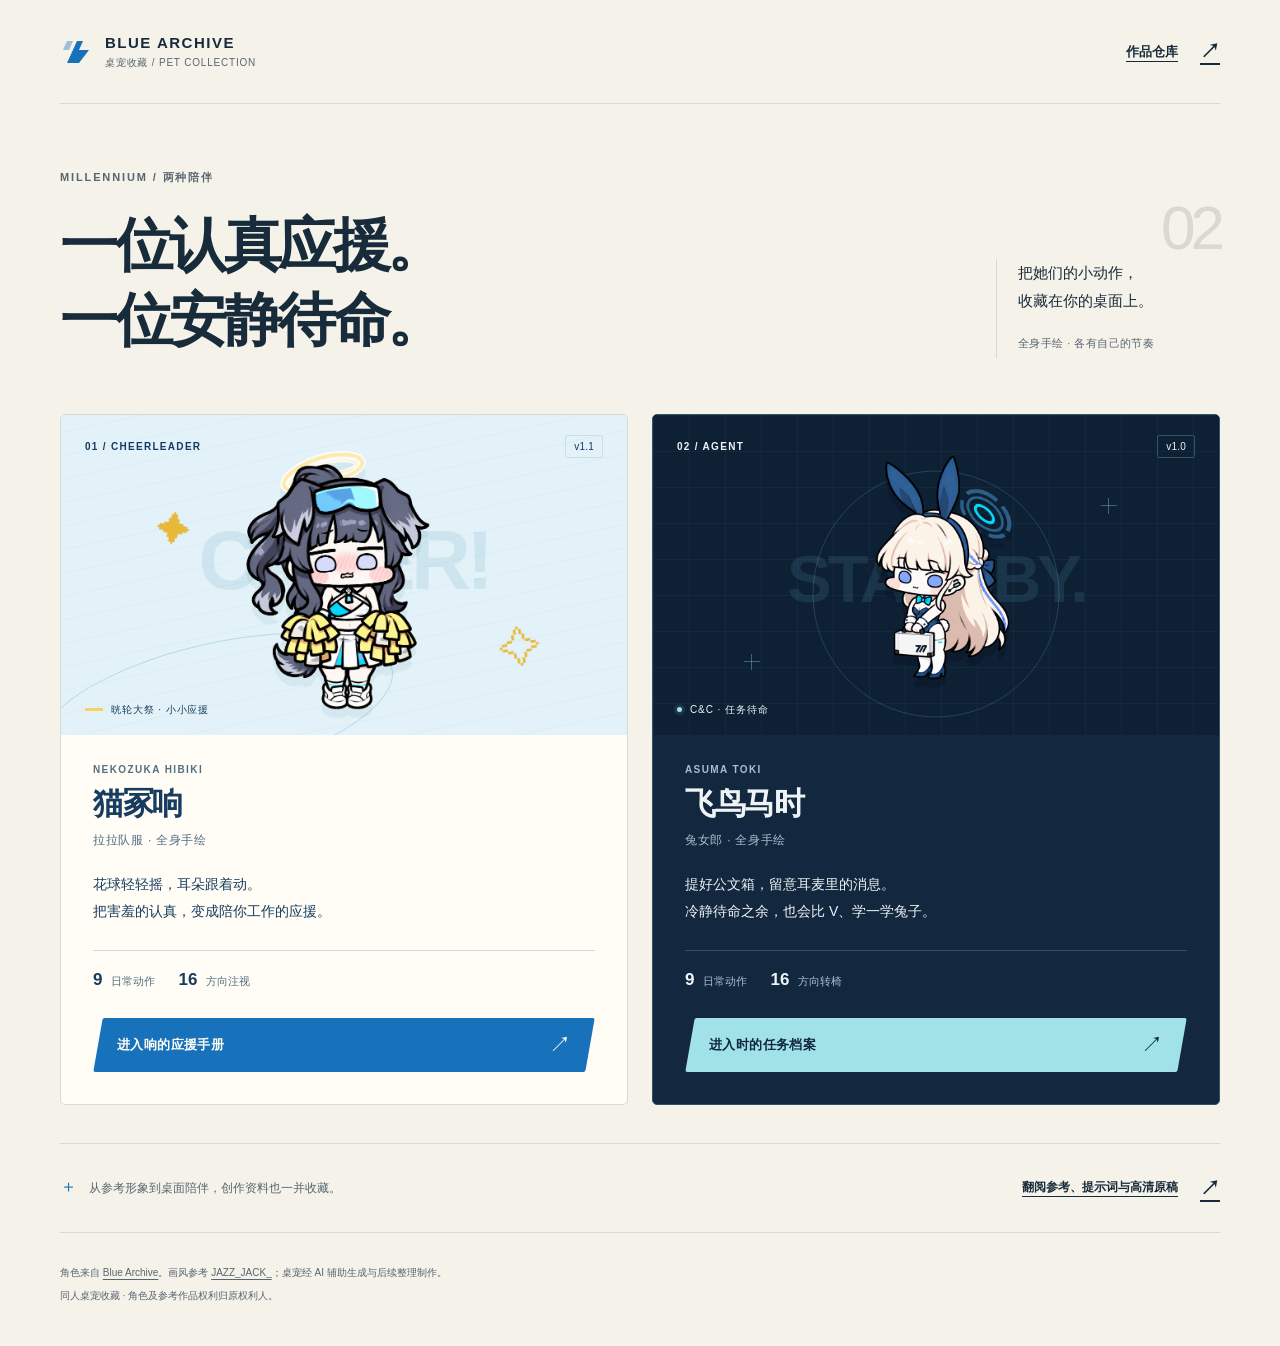
<file: site/index.html>
<!doctype html>
<html lang="zh-CN">
  <head>
    <meta charset="utf-8">
    <meta name="viewport" content="width=device-width, initial-scale=1">
    <meta name="color-scheme" content="light dark">
    <meta name="description" content="猫冢响的拉拉队应援，飞鸟马时的兔女郎待命。收藏两只全身手绘桌宠，体验各自的动作，找到对应的下载与创作资料。">
    <title>响与时 · Blue Archive 桌宠收藏</title>
    <link rel="stylesheet" href="collection.css?v=3">

    <link rel="icon" type="image/x-icon" sizes="16x16 32x32 48x48" href="favicon.ico?v=2">
    <link rel="icon" type="image/png" sizes="32x32" href="assets/icons/collection-32.png?v=2">
    <link rel="apple-touch-icon" type="image/png" sizes="180x180" href="assets/icons/collection-180.png?v=2">
    <link rel="stylesheet" href="page-effects.css?v=3">
    <script type="module" src="page-effects.js?v=4"></script></head>
  <body class="collection-page">
    <a class="collection-skip" href="#collection">跳到桌宠收藏</a>
    <div class="collection-shell">
      <header class="collection-header">
        <a class="collection-brand" href="index.html" aria-label="Blue Archive 桌宠收藏首页">
          <svg class="collection-brand-mark" viewBox="0 0 36 36" aria-hidden="true"><path d="M7 29 17 7h6l-4 9h10L19 29H7Z" fill="currentColor"/><path d="M7 7h6l-4 9H3L7 7Z" fill="currentColor" opacity=".4"/></svg>
          <span><strong>BLUE ARCHIVE</strong><span>桌宠收藏 / PET COLLECTION</span></span>
        </a>
        <a class="collection-repo-link" href="https://github.com/MIBXR/blue-archive-pets">作品仓库 <span aria-hidden="true">↗</span></a>
      </header>

      <main>
        <section class="collection-intro" aria-labelledby="collection-title">
          <div>
            <p class="collection-eyebrow">MILLENNIUM / 两种陪伴</p>
            <h1 id="collection-title">一位认真应援。<br>一位安静待命。</h1>
          </div>
          <div class="collection-intro-note">
            <span class="collection-count" aria-hidden="true">02</span>
            <p>把她们的小动作，<br>收藏在你的桌面上。</p>
            <span class="collection-intro-caption">全身手绘 · 各有自己的节奏</span>
          </div>
        </section>

        <section id="collection" class="collection-grid" aria-label="两只桌宠">
          <article class="collection-card collection-card-hibiki" aria-labelledby="hibiki-title">
            <div class="collection-art collection-art-hibiki">
              <div class="collection-card-top"><span>01 / CHEERLEADER</span><span class="collection-version">v1.1</span></div>
              <span class="collection-art-word" aria-hidden="true">CHEER!</span>
              <span class="collection-star collection-star-one" aria-hidden="true">✦</span>
              <span class="collection-star collection-star-two" aria-hidden="true">✧</span>
              <img class="collection-character collection-character-hibiki" src="assets/hibiki-main.png" alt="猫冢响拉拉队服手绘桌宠，戴着护目镜，手持黄白花球" width="720" height="720" fetchpriority="high">
              <div class="collection-art-label"><span class="collection-label-line" aria-hidden="true"></span>晄轮大祭 · 小小应援</div>
            </div>
            <div class="collection-card-content">
              <p class="collection-pet-name">NEKOZUKA HIBIKI</p>
              <h2 id="hibiki-title">猫冢响</h2>
              <p class="collection-outfit">拉拉队服 · 全身手绘</p>
              <p class="collection-card-description">花球轻轻摇，耳朵跟着动。<br>把害羞的认真，变成陪你工作的应援。</p>
              <ul class="collection-details" aria-label="响的动作内容"><li><strong>9</strong> 日常动作</li><li><strong>16</strong> 方向注视</li></ul>
              <a class="collection-cta" href="hibiki.html"><span>进入响的应援手册</span><span aria-hidden="true">↗</span></a>
            </div>
          </article>

          <article class="collection-card collection-card-toki" aria-labelledby="toki-title">
            <div class="collection-art collection-art-toki">
              <div class="collection-card-top"><span>02 / AGENT</span><span class="collection-version">v1.0</span></div>
              <span class="collection-art-word" aria-hidden="true">STANDBY.</span>
              <span class="collection-crosshair collection-crosshair-one" aria-hidden="true"></span>
              <span class="collection-crosshair collection-crosshair-two" aria-hidden="true"></span>
              <img class="collection-character collection-character-toki" src="assets/toki-main.png" alt="飞鸟马时兔女郎手绘桌宠，戴着耳麦，安静提着公文箱" width="720" height="720">
              <div class="collection-art-label"><span class="collection-status-light" aria-hidden="true"></span>C&amp;C · 任务待命</div>
            </div>
            <div class="collection-card-content">
              <p class="collection-pet-name">ASUMA TOKI</p>
              <h2 id="toki-title">飞鸟马时</h2>
              <p class="collection-outfit">兔女郎 · 全身手绘</p>
              <p class="collection-card-description">提好公文箱，留意耳麦里的消息。<br>冷静待命之余，也会比 V、学一学兔子。</p>
              <ul class="collection-details" aria-label="时的动作内容"><li><strong>9</strong> 日常动作</li><li><strong>16</strong> 方向转椅</li></ul>
              <a class="collection-cta" href="toki.html"><span>进入时的任务档案</span><span aria-hidden="true">↗</span></a>
            </div>
          </article>
        </section>

        <aside class="collection-archive" aria-label="创作资料">
          <p><span aria-hidden="true">＋</span> 从参考形象到桌面陪伴，创作资料也一并收藏。</p>
          <a href="https://github.com/MIBXR/blue-archive-pets/tree/main/pets">翻阅参考、提示词与高清原稿 <span aria-hidden="true">↗</span></a>
        </aside>
      </main>

      <footer class="collection-footer">
        <p>角色来自 <a href="https://bluearchive.jp/">Blue Archive</a>。画风参考 <a href="https://x.com/JAZZ_JACK_">JAZZ_JACK_</a>；桌宠经 AI 辅助生成与后续整理制作。</p>
        <p>同人桌宠收藏 · 角色及参考作品权利归原权利人。</p>
      </footer>
    </div>
  </body>
</html>
</file>
<file: site/collection.css>
:root {
  color-scheme: light dark;
  --collection-paper: #f5f2e9;
  --collection-ink: #172b3b;
  --collection-muted: #586672;
  --collection-line: #d8d9d1;
  --collection-blue: #1872bb;
  --collection-yellow: #f4d264;
  --collection-toki: #13283e;
  --collection-cyan: #a1e1e8;
}

* { box-sizing: border-box; }
html { scroll-behavior: smooth; }
body { margin: 0; }
body.collection-page {
  background: var(--collection-paper);
  color: var(--collection-ink);
  font-family: -apple-system, BlinkMacSystemFont, "Segoe UI", "Noto Sans CJK SC", "Microsoft YaHei", sans-serif;
  -webkit-font-smoothing: antialiased;
}
a { color: inherit; }
button, a { -webkit-tap-highlight-color: transparent; }
a:focus-visible { outline: 3px solid var(--collection-blue); outline-offset: 5px; }
img { display: block; max-width: 100%; }
.collection-shell { width: min(1160px, calc(100% - 80px)); margin: 0 auto; }
.collection-skip {
  position: fixed;
  z-index: 20;
  top: 12px;
  left: 16px;
  padding: 16px 20px;
  background: var(--collection-ink);
  color: var(--collection-paper);
  transform: translateY(-160%);
  text-decoration: none;
}
.collection-skip:focus { transform: none; }
.collection-header {
  display: flex;
  justify-content: space-between;
  align-items: center;
  gap: 24px;
  min-height: 104px;
  border-bottom: 1px solid var(--collection-line);
}
.collection-brand { display: flex; align-items: center; gap: 9px; text-decoration: none; }
.collection-brand-mark { width: 36px; height: 36px; color: var(--collection-blue); flex-shrink: 0; }
.collection-brand strong { display: block; font-size: 15px; font-weight: 800; letter-spacing: .1em; line-height: 1.5; }
.collection-brand > span > span { display: block; font-size: 10px; letter-spacing: .08em; color: var(--collection-muted); line-height: 1.7; }
.collection-repo-link { display: inline-flex; gap: 22px; align-items: center; min-height: 48px; font-size: 13px; font-weight: 600; text-underline-offset: 5px; }
.collection-repo-link span { font-size: 20px; }
.collection-intro { display: flex; align-items: flex-end; justify-content: space-between; gap: 40px; padding: 66px 0 56px; }
.collection-eyebrow { margin: 0 0 23px; font-size: 11px; font-weight: 700; letter-spacing: .17em; color: var(--collection-muted); }
.collection-intro h1 { margin: 0; font-size: clamp(36px, 4.5vw, 62px); line-height: 1.3; font-weight: 800; letter-spacing: -.06em; }
.collection-intro-note { position: relative; padding: 0 0 7px 21px; border-left: 1px solid var(--collection-line); min-width: 224px; }
.collection-count { position: absolute; right: 0; top: -62px; font-size: 62px; font-weight: 300; line-height: 1; color: var(--collection-line); letter-spacing: -.08em; }
.collection-intro-note p { margin: 0 0 18px; font-size: 15px; line-height: 1.85; }
.collection-intro-caption { color: var(--collection-muted); font-size: 11px; letter-spacing: .04em; }
.collection-grid { display: grid; grid-template-columns: repeat(2, minmax(0, 1fr)); gap: 24px; scroll-margin-top: 24px; }
.collection-card { overflow: hidden; border: 1px solid #d8d9d1; border-radius: 5px; min-width: 0; }
.collection-card-hibiki { --card-ink: #173c60; --card-muted: #547083; --card-line: #cddde4; --cta-background: #1872bb; --cta-text: #fffef6; background: #fffdf5; color: var(--card-ink); }
.collection-card-toki { --card-ink: #eef4f6; --card-muted: #a9bfce; --card-line: #355368; --cta-background: #a1e1e8; --cta-text: #11273e; background: #13283e; color: var(--card-ink); border-color: #365064; }
.collection-art { position: relative; height: 320px; overflow: hidden; isolation: isolate; }
.collection-art-hibiki { background: #e3f2f8; }
.collection-art-hibiki::before { content: ""; position: absolute; inset: 0; background: repeating-linear-gradient(-12deg, transparent, transparent 22px, #bfdce633 22px, #bfdce633 23px); z-index: -1; }
.collection-art-hibiki::after { content: ""; position: absolute; width: 360px; height: 130px; bottom: -40px; left: -26px; border: 1px solid #76b5d666; border-radius: 50%; transform: rotate(-13deg); z-index: -1; }
.collection-art-toki { background-color: #0e2034; background-image: linear-gradient(#8ab7cb0d 1px, transparent 1px), linear-gradient(90deg, #8ab7cb0d 1px, transparent 1px); background-size: 36px 36px; }
.collection-art-toki::after { content: ""; position: absolute; width: 245px; height: 245px; border: 1px solid #93d5e02e; border-radius: 50%; left: 50%; top: 56%; transform: translate(-50%, -50%); z-index: -1; }
.collection-card-top { position: absolute; top: 20px; left: 24px; right: 24px; z-index: 2; display: flex; align-items: center; justify-content: space-between; gap: 12px; font-size: 10px; font-weight: 700; letter-spacing: .13em; }
.collection-version { border: 1px solid var(--card-line); padding: 5px 8px; border-radius: 2px; font-size: 10px; font-weight: 500; letter-spacing: .02em; }
.collection-art-word { position: absolute; left: 22px; right: 22px; top: 104px; text-align: center; font-size: clamp(48px, 6.5vw, 83px); font-weight: 900; line-height: 1; letter-spacing: -.055em; color: #7fb5cf38; z-index: -1; }
.collection-art-toki .collection-art-word { top: 130px; font-size: clamp(40px, 5.3vw, 67px); letter-spacing: -.06em; color: #62a7bc27; }
.collection-character { position: absolute; width: 76%; height: 84%; left: 12%; bottom: 20px; object-fit: contain; }
.collection-character-hibiki { filter: drop-shadow(0 9px 0 #588da918); }
.collection-character-toki { filter: drop-shadow(0 9px 0 #050c194d); }
.collection-art-label { position: absolute; bottom: 18px; left: 24px; right: 24px; display: flex; align-items: center; gap: 8px; font-size: 10px; letter-spacing: .09em; z-index: 2; }
.collection-label-line { width: 18px; height: 3px; background: var(--collection-yellow); }
.collection-status-light { width: 5px; height: 5px; border-radius: 50%; background: var(--collection-cyan); box-shadow: 0 0 0 3px #a1e1e81c; }
.collection-star { position: absolute; color: #e7b83a; z-index: 1; line-height: 1; }
.collection-star-one { left: 17%; top: 98px; font-size: 34px; transform: rotate(8deg); }
.collection-star-two { right: 15%; bottom: 65px; font-size: 42px; transform: rotate(-9deg); }
.collection-crosshair { position: absolute; width: 16px; height: 16px; }
.collection-crosshair::before, .collection-crosshair::after { content: ""; position: absolute; background: #71abbc80; }
.collection-crosshair::before { width: 16px; height: 1px; top: 7px; left: 0; }
.collection-crosshair::after { height: 16px; width: 1px; top: 0; left: 7px; }
.collection-crosshair-one { top: 83px; right: 18%; }
.collection-crosshair-two { bottom: 65px; left: 16%; }
.collection-card-content { padding: 29px 32px 32px; }
.collection-pet-name { margin: 0 0 9px; color: var(--card-muted); font-size: 10px; letter-spacing: .14em; font-weight: 700; }
.collection-card-content h2 { margin: 0; font-size: 31px; line-height: 1.3; letter-spacing: -.045em; font-weight: 800; }
.collection-outfit { margin: 8px 0 22px; font-size: 12px; color: var(--card-muted); letter-spacing: .06em; }
.collection-card-description { font-size: 14px; margin: 0; line-height: 1.95; }
.collection-details { display: flex; gap: 24px; list-style: none; margin: 24px 0 28px; padding: 19px 0 0; border-top: 1px solid var(--card-line); }
.collection-details li { font-size: 11px; color: var(--card-muted); }
.collection-details strong { margin-right: 5px; font-size: 17px; font-weight: 700; color: var(--card-ink); }
.collection-cta { position: relative; isolation: isolate; display: flex; align-items: center; justify-content: space-between; gap: 16px; width: 100%; min-height: 54px; padding: 13px 24px; color: var(--cta-text); text-decoration: none; font-size: 13px; font-weight: 700; letter-spacing: .03em; }
.collection-cta::before { content: ""; position: absolute; inset: 0 5px; transform: skewX(-10deg); border-radius: 2px; background: var(--cta-background); z-index: -1; transition: filter .18s ease, box-shadow .18s ease; }
.collection-cta > span:last-child { font-size: 22px; font-weight: 400; line-height: 1; }
.collection-card-toki .collection-cta:focus-visible { outline-color: var(--collection-cyan); }
.collection-archive { display: flex; justify-content: space-between; align-items: center; gap: 24px; margin: 38px 0 0; padding: 20px 0; border-top: 1px solid var(--collection-line); border-bottom: 1px solid var(--collection-line); font-size: 12px; line-height: 1.8; }
.collection-archive p { margin: 0; color: var(--collection-muted); }
.collection-archive p > span { margin-right: 9px; color: var(--collection-blue); font-size: 17px; }
.collection-archive a { display: inline-flex; align-items: center; gap: 22px; min-height: 48px; font-weight: 600; text-underline-offset: 5px; }
.collection-archive a > span { font-size: 20px; }
.collection-footer { padding: 30px 0 37px; color: var(--collection-muted); font-size: 10px; line-height: 1.9; }
.collection-footer p { margin: 0 0 4px; }
.collection-footer a { text-underline-offset: 3px; }

@media (hover: hover) {
  .collection-cta:hover::before { filter: brightness(1.09); box-shadow: 0 4px 0 #12263914; }
  .collection-repo-link:hover, .collection-archive a:hover, .collection-footer a:hover { text-decoration-thickness: 2px; }
}

@media (prefers-color-scheme: dark) {
  :root { --collection-paper: #131d25; --collection-ink: #f3f2e9; --collection-muted: #acb9c3; --collection-line: #34424d; --collection-blue: #7cbbe7; }
  .collection-card-hibiki { --card-ink: #f1efe0; --card-muted: #b4c9d5; --card-line: #486171; --cta-background: #b7dcf3; --cta-text: #173c60; background: #263c4b; border-color: #486171; }
  .collection-art-hibiki { background-color: #2c4659; }
  .collection-art-hibiki::before { background: repeating-linear-gradient(-12deg, transparent, transparent 22px, #99ccdf10 22px, #99ccdf10 23px); }
  .collection-art-hibiki .collection-art-word { color: #b5dded20; }
  .collection-character-hibiki { filter: drop-shadow(0 9px 0 #101e2b40); }
}

@media (max-width: 920px) {
  .collection-shell { width: min(760px, calc(100% - 48px)); }
  .collection-intro { padding: 48px 0 40px; gap: 30px; }
  .collection-intro-note { min-width: 188px; }
  .collection-intro h1 { font-size: clamp(34px, 4.9vw, 46px); }
  .collection-art { height: 290px; }
  .collection-art-word { font-size: 54px; }
  .collection-art-toki .collection-art-word { font-size: 43px; }
  .collection-card-content { padding: 25px 24px 27px; }
  .collection-card-description { font-size: 13px; }
  .collection-card-top, .collection-art-label { left: 20px; right: 20px; }
  .collection-details { gap: 18px; }
  .collection-archive { align-items: flex-start; flex-direction: column; gap: 0; }
}

@media (max-width: 660px) {
  .collection-shell { width: min(460px, calc(100% - 36px)); }
  .collection-header { min-height: 84px; gap: 12px; }
  .collection-brand { gap: 5px; }
  .collection-brand-mark { width: 29px; height: 29px; }
  .collection-brand strong { font-size: 11px; letter-spacing: .08em; }
  .collection-brand > span > span { font-size: 8px; letter-spacing: .02em; }
  .collection-repo-link { font-size: 11px; gap: 8px; flex-shrink: 0; }
  .collection-repo-link span { font-size: 17px; }
  .collection-intro { flex-direction: column; align-items: flex-start; gap: 24px; padding: 37px 0 31px; }
  .collection-eyebrow { font-size: 9px; letter-spacing: .12em; margin-bottom: 18px; }
  .collection-intro h1 { font-size: clamp(32px, 8.3vw, 41px); line-height: 1.4; }
  .collection-intro-note { display: grid; grid-template-columns: auto 1fr; column-gap: 15px; width: 100%; min-width: 0; padding-left: 0; border-left: 0; }
  .collection-count { position: static; grid-row: span 2; font-size: 43px; align-self: center; }
  .collection-intro-note p { margin: 0 0 4px; font-size: 12px; line-height: 1.75; }
  .collection-intro-note p br { display: none; }
  .collection-intro-caption { font-size: 10px; }
  .collection-grid { grid-template-columns: minmax(0, 1fr); gap: 22px; }
  .collection-art { height: 305px; }
  .collection-art-word { font-size: clamp(55px, 17vw, 72px); }
  .collection-art-toki .collection-art-word { font-size: clamp(42px, 13vw, 56px); }
  .collection-card-content { padding: 27px 25px 28px; }
  .collection-card-content h2 { font-size: 29px; }
  .collection-card-description { font-size: 13px; }
  .collection-cta { font-size: 12px; padding: 14px 20px; }
  .collection-archive { margin-top: 28px; padding: 17px 0; font-size: 11px; }
  .collection-archive a { gap: 14px; }
  .collection-footer { padding-top: 24px; font-size: 10px; }
}

@media (prefers-reduced-motion: reduce) {
  html { scroll-behavior: auto; }
  .collection-cta::before { transition: none; }
}

@media (forced-colors: active) {
  .collection-card { border-color: CanvasText; }
  .collection-cta { border: 1px solid ButtonText; color: LinkText; }
  .collection-cta::before { display: none; }
}
</file>
<file: site/page-effects.css>
/* Individual transforms preserve the buttons' skewed pseudo-elements and artwork. */
.pointer-effect {
  translate: 0 0;
  rotate: 0deg;
}

@media (hover: hover) and (pointer: fine) and (prefers-reduced-motion: no-preference) {
  [data-page-effects="enabled"] .hero-art,
  [data-page-effects="enabled"] .collection-grid,
  [data-page-effects="enabled"] .mini-gallery,
  [data-page-effects="enabled"] #download {
    perspective: 1400px;
  }

  [data-page-effects="enabled"] .pointer-effect {
    translate: var(--pointer-x, 0px) calc(var(--pointer-y, 0px) + var(--pointer-lift, 0px));
    rotate: var(--pointer-axis-x, 0) var(--pointer-axis-y, 1) 0 var(--pointer-angle, 0deg);
    transform-origin: center;
    transition: translate .38s cubic-bezier(.2, .75, .25, 1),
      rotate .38s cubic-bezier(.2, .75, .25, 1), box-shadow .3s ease;
  }

  [data-page-effects="enabled"] .pointer-effect-active {
    transition-duration: .16s, .16s, .3s;
    will-change: translate, rotate;
  }

  [data-page-effects="enabled"] .pointer-effect-card.pointer-effect-active {
    box-shadow: 0 8px 20px var(--pointer-shadow, #1b4d7014);
  }

  [data-pet="toki"], .collection-card-toki {
    --pointer-shadow: #00000026;
  }

  [data-page-effects="enabled"] .pointer-effect:disabled,
  [data-page-effects="enabled"] .pointer-effect[aria-disabled="true"] {
    translate: 0 0;
    rotate: 0deg;
    will-change: auto;
  }
}

/* Pausing, changing input type, or hiding the page returns to a static surface. */
[data-page-effects="disabled"] .pointer-effect {
  translate: 0 0;
  rotate: 0deg;
  transition: none;
  will-change: auto;
}

@media (prefers-reduced-motion: reduce), (hover: none), (pointer: coarse) {
  .pointer-effect {
    translate: 0 0 !important;
    rotate: 0deg !important;
    transition: none !important;
    will-change: auto !important;
  }
}
</file>
